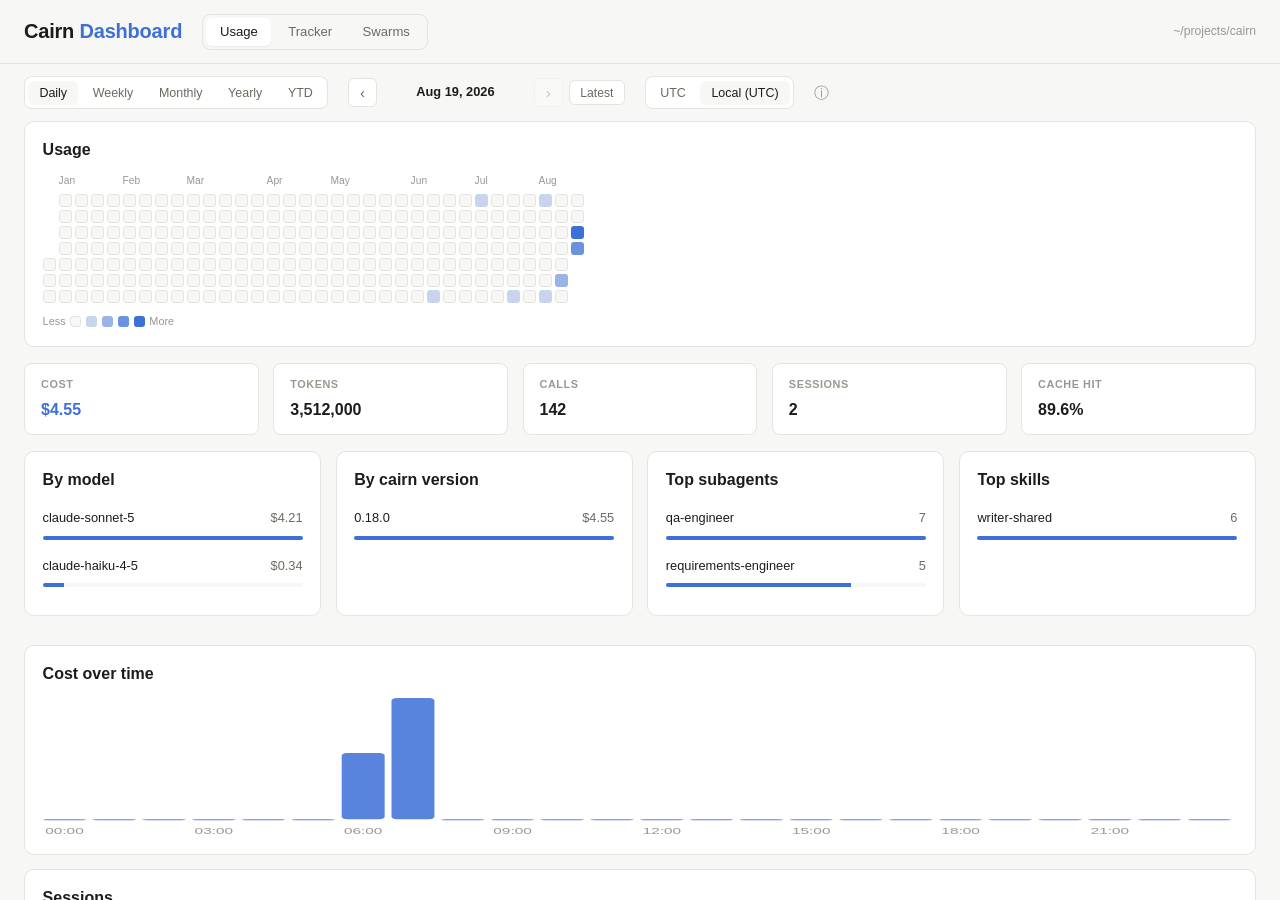
<file: docs/cairn-dashboard/design/.mockups/cairn-dashboard-mockup.html>
<!doctype html>
<html lang="en">
<head>
<meta charset="utf-8">
<meta name="viewport" content="width=device-width, initial-scale=1">
<title>Cairn Dashboard — Mockup</title>
<style>
  :root {
    --bg: #f7f7f5; --surface: #ffffff; --border: #e6e4de; --text: #1c1c1a; --text-dim: #6b6b62;
    --text-faint: #9a988f; --primary: #3d6fd9; --success: #3d8b5f; --warning: #d9a441;
    --error: #b5482f; --info: #4472c4;
  }
  @media (prefers-color-scheme: dark) {
    :root:not([data-theme="light"]) {
      --bg: #15171a; --surface: #1e2124; --border: #2c2f33; --text: #e9e7e0; --text-dim: #9c9a92;
      --text-faint: #6d6b63; --primary: #5b8aef; --success: #4fae7c; --warning: #e0b256; --error: #d16249;
      --info: #6a94e0;
    }
  }
  :root[data-theme="dark"] {
    --bg: #15171a; --surface: #1e2124; --border: #2c2f33; --text: #e9e7e0; --text-dim: #9c9a92;
    --text-faint: #6d6b63; --primary: #5b8aef; --success: #4fae7c; --warning: #e0b256; --error: #d16249;
    --info: #6a94e0;
  }

  * { box-sizing: border-box; }
  @media (prefers-reduced-motion: no-preference) {
    @keyframes pulse { 0%, 100% { opacity: 1; } 50% { opacity: .55; } }
    .pulse { animation: pulse 1.8s ease-in-out infinite; }
  }
  button:focus-visible, .pane-toggle:focus-visible, [role="tab"]:focus-visible, .info-icon:focus-visible {
    outline: 2px solid var(--primary); outline-offset: 2px; border-radius: 4px;
  }
  html, body { height: 100%; }
  body {
    margin: 0; background: var(--bg); color: var(--text);
    font: 14px/1.45 -apple-system, BlinkMacSystemFont, "Segoe UI", sans-serif;
    display: flex; flex-direction: column;
  }
  .mono { font-family: ui-monospace, SFMono-Regular, "SF Mono", Menlo, monospace; }
  .tabular { font-variant-numeric: tabular-nums; }

  header {
    display: flex; align-items: center; gap: 1.25rem; padding: .85rem 1.5rem;
    border-bottom: 1px solid var(--border); flex-wrap: wrap;
  }
  h1 { font-size: 1.25rem; margin: 0; font-weight: 700; letter-spacing: -.01em; }
  h1 span { color: var(--primary); }
  .tabs { display: flex; gap: .2rem; background: var(--bg); border: 1px solid var(--border); border-radius: 8px; padding: .2rem; }
  .tab {
    padding: .4rem .85rem; border-radius: 6px; cursor: pointer; color: var(--text-dim);
    font-size: .82rem; font-weight: 500; border: none; background: none;
  }
  .tab[aria-selected="true"] { background: var(--surface); color: var(--text); box-shadow: 0 1px 2px rgba(0,0,0,.05); }
  #project { color: var(--text-faint); font-size: .76rem; margin-left: auto; }

  .toolbar { display: flex; gap: 1.25rem; align-items: center; padding: .75rem 1.5rem; flex-wrap: wrap; }
  .segmented { display: flex; gap: .2rem; background: var(--surface); border: 1px solid var(--border); border-radius: 8px; padding: .2rem; }
  .segmented button {
    border: none; background: none; padding: .32rem .7rem; border-radius: 6px; cursor: pointer;
    color: var(--text-dim); font-size: .78rem; font-weight: 500;
  }
  .segmented button[aria-selected="true"] { background: var(--bg); color: var(--text); }
  .sort-control { display: flex; align-items: center; gap: .4rem; }
  .anchor-nav { display: flex; align-items: center; gap: .4rem; }
  .icon-btn {
    border: 1px solid var(--border); background: var(--surface); border-radius: 6px;
    width: 1.8rem; height: 1.8rem; display: grid; place-items: center; cursor: pointer;
    color: var(--text-dim); font-size: .95rem; line-height: 1;
  }
  .icon-btn:disabled { opacity: .35; cursor: default; }
  .icon-btn:not(:disabled):hover { color: var(--text); }
  .anchor-label { font-size: .8rem; font-weight: 600; color: var(--text); min-width: 9rem; text-align: center; }
  #anchor-latest {
    border: 1px solid var(--border); background: var(--surface); border-radius: 6px;
    padding: .3rem .65rem; font-size: .76rem; font-weight: 500; color: var(--text-dim); cursor: pointer;
  }
  #anchor-latest:hover { color: var(--text); }
  .info-icon { color: var(--text-faint); font-size: .95rem; cursor: help; border-radius: 50%; }
  .info-icon:hover, .info-icon:focus-visible { color: var(--text-dim); }

  main { padding: 0 1.5rem 2rem; flex: 1 1 auto; overflow-y: auto; }
  .view { display: none; }
  .view.active { display: block; }

  .stat-grid { display: grid; grid-template-columns: repeat(auto-fit, minmax(150px, 1fr)); gap: .9rem; margin: 1rem 0; }
  .stat {
    background: var(--surface); border: 1px solid var(--border); border-radius: 8px; padding: .85rem 1rem;
  }
  .stat .label { font-size: .68rem; color: var(--text-faint); text-transform: uppercase; letter-spacing: .05em; margin-bottom: .3rem; font-weight: 600; }
  .stat .value { font-size: 1rem; font-weight: 700; }
  .stat .value.accent { color: var(--primary); }

  .card {
    background: var(--surface); border: 1px solid var(--border); border-radius: 10px;
    padding: 1rem 1.1rem; margin-bottom: .9rem;
  }
  .card .head { font-size: 1rem; color: var(--text); letter-spacing: normal; margin-bottom: .8rem; font-weight: 600; }
  .card-grid { display: grid; grid-template-columns: repeat(auto-fit, minmax(280px, 1fr)); gap: .9rem; margin-bottom: .9rem; }

  .chart-card svg { width: 100%; height: 140px; overflow: visible; display: block; }
  .chart-card .bar { fill: var(--primary); opacity: .85; }
  .chart-card .axis { font-size: 9px; fill: var(--text-faint); }

  .heatmap-months { display: flex; gap: 3px; font-size: .64rem; color: var(--text-faint); margin-bottom: .3rem; padding-left: 0; }
  .heatmap-month-label { width: 13px; flex-shrink: 0; overflow: visible; white-space: nowrap; }
  .heatmap { display: flex; gap: 3px; overflow-x: auto; padding-bottom: .2rem; }
  .heatmap-week { display: flex; flex-direction: column; gap: 3px; flex-shrink: 0; }
  .heatmap-cell { width: 13px; height: 13px; border-radius: 3px; background: var(--bg); border: 1px solid var(--border); box-sizing: border-box; }
  .heatmap-cell-empty { background: transparent; border-color: transparent; }
  .heatmap-cell.level-1 { background: color-mix(in srgb, var(--primary) 25%, var(--bg)); border-color: transparent; }
  .heatmap-cell.level-2 { background: color-mix(in srgb, var(--primary) 50%, var(--bg)); border-color: transparent; }
  .heatmap-cell.level-3 { background: color-mix(in srgb, var(--primary) 75%, var(--bg)); border-color: transparent; }
  .heatmap-cell.level-4 { background: var(--primary); border-color: transparent; }
  .heatmap-legend { display: flex; align-items: center; gap: .3rem; margin-top: .5rem; font-size: .68rem; color: var(--text-faint); }
  .heatmap-legend .heatmap-cell { width: 11px; height: 11px; }

  .rank-row { display: grid; grid-template-columns: minmax(0,1fr) auto; gap: .5rem; align-items: center; padding: .3rem 0; font-size: .8rem; }
  .rank-row .name { overflow: hidden; text-overflow: ellipsis; white-space: nowrap; }
  .rank-row .bar-track { grid-column: 1 / -1; height: 4px; background: var(--bg); border-radius: 3px; overflow: hidden; margin-bottom: .45rem; }
  .rank-row .bar-fill { height: 100%; background: var(--primary); }
  .rank-row .num { color: var(--text-dim); white-space: nowrap; }

  table { border-collapse: collapse; width: 100%; }
  th, td { text-align: left; padding: .5rem .55rem; border-bottom: 1px solid var(--border); }
  th { font-size: .66rem; color: var(--text-faint); text-transform: uppercase; letter-spacing: .05em; font-weight: 600; }
  th.num { text-align: right; }
  td.num { text-align: right; }
  .table-wrap { overflow-x: auto; }
  th button {
    all: unset; cursor: pointer; display: inline-flex; align-items: center; gap: .2rem;
    font: inherit; color: inherit; text-transform: inherit; letter-spacing: inherit;
  }
  th button:hover { color: var(--text-dim); }
  th button:focus-visible { outline: 2px solid var(--primary); outline-offset: 2px; border-radius: 3px; }

  .filter-row { display: flex; gap: 1.1rem; flex-wrap: wrap; margin-bottom: .8rem; }
  .filter-field { display: flex; align-items: center; gap: .4rem; }
  .filter-field label { font-size: .74rem; color: var(--text-faint); }
  .filter-field select {
    border: 1px solid var(--border); background: var(--surface); color: var(--text);
    border-radius: 6px; padding: .28rem .5rem; font-size: .78rem; cursor: pointer;
  }

  .pagination { display: flex; align-items: center; gap: .8rem; margin-top: .8rem; font-size: .76rem; color: var(--text-dim); }
  .pagination button {
    border: 1px solid var(--border); background: var(--surface); border-radius: 6px;
    padding: .3rem .65rem; cursor: pointer; color: var(--text-dim); font-size: .76rem;
  }
  .pagination button:disabled { opacity: .35; cursor: default; }
  .pagination button:not(:disabled):hover { color: var(--text); }

  /* CSS-only tooltip via data-tooltip — used instead of the native title
     attribute for the Tokens breakdown, which is easy to miss (OS-styled,
     ~1s hover delay before it appears, no dark-mode awareness). This one
     shows immediately and matches the page's own palette. */
  [data-tooltip] { position: relative; cursor: default; }
  [data-tooltip]:hover::after {
    content: attr(data-tooltip); position: absolute; bottom: 130%; left: 50%; transform: translateX(-50%);
    background: var(--text); color: var(--bg); font-size: .7rem; font-weight: 500; white-space: nowrap;
    padding: .35rem .6rem; border-radius: 6px; box-shadow: 0 4px 14px rgba(0,0,0,.18); z-index: 20; pointer-events: none;
  }
  [data-tooltip]:hover::before {
    content: ""; position: absolute; bottom: 122%; left: 50%; transform: translateX(-50%);
    border: 5px solid transparent; border-top-color: var(--text); z-index: 20; pointer-events: none;
  }

  /* Tracker: Board */
  .board { display: flex; gap: .8rem; overflow-x: auto; padding-bottom: .4rem; align-items: flex-start; min-height: calc(100vh - 140px); }
  .col { flex: 0 0 240px; background: var(--surface); border: 1px solid var(--border); border-radius: 10px; padding: .7rem; }
  .col h2 { font-size: 1rem; color: var(--text); margin: .1rem .1rem .6rem; display: flex; align-items: center; justify-content: space-between; font-weight: 600; }
  .col h2 > span:last-child { font-size: .78rem; color: var(--text-faint); font-weight: 400; }
  .col h2 .name { display: flex; align-items: center; gap: .4rem; }
  .col h2 .name::before { content: ""; width: 7px; height: 7px; border-radius: 50%; background: var(--text-faint); flex: 0 0 auto; }
  /* Explicit per-status dot color, all 6 statuses (Idea stays neutral --text-faint, intentional "no urgency") */
  .col-idea h2 .name::before { background: var(--text-faint); }
  .col-groomed h2 .name::before { background: var(--info); }
  .col-review h2 .name::before { background: var(--primary); }
  .col-progress h2 .name::before { background: var(--warning); }
  .col-blocked h2 .name::before { background: var(--error); }
  .col-done h2 .name::before { background: var(--success); }
  .task-card { background: var(--bg); border: 1px solid var(--border); border-radius: 10px; padding: .75rem 1rem; margin-bottom: .55rem; }
  .task-card .milestone { font-size: .6875rem; color: var(--text-faint); text-transform: uppercase; letter-spacing: .04em; margin-bottom: .3rem; }
  .task-card .slug { font-weight: 600; font-size: .8rem; display: flex; align-items: center; gap: .4rem; }
  /* Status dot on the card itself too — not just the column header — so a card
     stays self-identifying once scrolled away from it. Same dot, not a border
     accent: a colored border-left on a rounded card is the AI-UI tell the
     Swarms tab's own Board/roadmap redesign already fixed once this session. */
  .task-card .slug::before { content: ""; width: 7px; height: 7px; border-radius: 50%; background: var(--text-faint); flex: 0 0 auto; }
  .col-groomed .task-card .slug::before { background: var(--info); }
  .col-review .task-card .slug::before { background: var(--primary); }
  .col-progress .task-card .slug::before { background: var(--warning); }
  .col-blocked .task-card .slug::before { background: var(--error); }
  .col-done .task-card .slug::before { background: var(--success); }
  .task-card .scope { color: var(--text-dim); font-size: .76rem; margin-top: .3rem; line-height: 1.35; }

  /* Tracker: Roadmap */
  .rmap { display: flex; gap: 1.3rem; overflow-x: auto; padding: .5rem 0 1rem; align-items: flex-start; min-height: calc(100vh - 140px); }
  .rstation { flex: 0 0 230px; }
  .rnoderow { position: relative; height: 32px; display: flex; align-items: center; justify-content: center; margin-bottom: .6rem; }
  .rnoderow::before { content: ""; position: absolute; top: 50%; left: 0; right: 0; height: 2px; transform: translateY(-50%); background: var(--border); }
  .rstation.filled .rnoderow::before { background: var(--primary); }
  .rstation:first-child .rnoderow::before { left: 50%; }
  .rstation:last-child .rnoderow::before { right: 50%; }
  .rstation .node { position: relative; z-index: 1; width: 32px; height: 32px; border-radius: 50%; display: grid; place-items: center; font-size: .72rem; font-weight: 700; border: 2px solid var(--border); background: var(--bg); color: var(--text-dim); }
  .rstation.done .node { border-color: var(--success); background: var(--success); color: #fff; }
  .rstation.active .node { border-color: var(--primary); color: var(--primary); }
  .rstation .rname { font-weight: 600; font-size: .8rem; }
  .rstation .rcount { color: var(--text-faint); font-size: .7rem; margin-left: .3rem; font-weight: 400; }
  .icard { background: var(--surface); border: 1px solid var(--border); border-radius: 10px; padding: .55rem .7rem; margin-top: .5rem; font-size: .76rem; display: flex; align-items: center; gap: .4rem; }
  .icard::before { content: ""; width: 7px; height: 7px; border-radius: 50%; background: var(--text-faint); flex: 0 0 auto; }
  .icard.is-done::before { background: var(--success); }
  .icard.is-done { color: var(--text-dim); }

  /* Swarms: list + detail split */
  .swarms-layout { display: flex; gap: 1rem; align-items: stretch; margin-top: 1rem; min-height: calc(100vh - 140px); }
  .swarm-list-pane { flex: 0 0 38%; display: flex; flex-direction: column; gap: .5rem; align-content: flex-start; }
  .swarm-detail-pane { flex: 1 1 62%; min-width: 0; display: flex; }
  .swarm-detail-pane > .detail-card, .swarm-detail-pane > .detail-empty { flex: 1 1 auto; }

  .swarm-list-item {
    background: var(--surface); border: 1px solid var(--border); border-radius: 10px;
    padding: .65rem .8rem; cursor: pointer;
  }
  .swarm-list-item.selected { border-color: var(--primary); background: var(--bg); }
  .swarm-list-item .row1 { display: flex; align-items: center; justify-content: space-between; gap: .5rem; }
  .swarm-list-item .slug { font-weight: 700; font-size: .84rem; overflow: hidden; text-overflow: ellipsis; white-space: nowrap; font-family: ui-monospace, SFMono-Regular, "SF Mono", Menlo, monospace; }
  .swarm-list-item .row2 { display: flex; align-items: center; gap: .5rem; margin-top: .3rem; font-size: .74rem; color: var(--text-dim); }
  .mini-progress { display: flex; gap: 2px; margin-top: .4rem; }
  .mini-progress .seg { flex: 1 1 0; height: 4px; border-radius: 2px; background: var(--border); }
  .mini-progress .seg.filled { background: var(--primary); }

  .phase-pill { font-size: .66rem; font-weight: 700; letter-spacing: .03em; text-transform: uppercase; padding: .16rem .5rem; border-radius: 99px; background: var(--bg); color: var(--text-dim); border: 1px solid var(--border); flex: 0 0 auto; }
  .phase-pill.handoff { background: var(--warning); color: #fff; border-color: transparent; }
  .phase-pill.done { background: var(--success); color: #fff; border-color: transparent; }
  .phase-pill.stalled { background: var(--error); color: #fff; border-color: transparent; }
  .phase-pill.running { background: var(--primary); color: #fff; border-color: transparent; }
  .dot { width: 8px; height: 8px; border-radius: 50%; display: inline-block; }
  .dot.alive { background: var(--success); }
  .dot.dead { background: var(--error); }
  .dot.unknown { background: var(--text-faint); }

  .detail-card { background: var(--surface); border: 1px solid var(--border); border-radius: 10px; padding: 1.1rem 1.2rem; }
  .detail-head { display: flex; align-items: center; justify-content: space-between; gap: .5rem; margin-bottom: .9rem; }
  .detail-head-left { display: flex; align-items: center; gap: .6rem; min-width: 0; }
  .detail-slug { font-size: 1rem; font-weight: 700; font-family: ui-monospace, SFMono-Regular, "SF Mono", Menlo, monospace; overflow: hidden; text-overflow: ellipsis; white-space: nowrap; }
  .detail-close { background: none; border: none; color: var(--text-faint); font-size: 1.1rem; line-height: 1; cursor: pointer; padding: .2rem .4rem; border-radius: 6px; flex: 0 0 auto; }
  .detail-close:hover { color: var(--text); background: var(--bg); }

  .detail-section { padding: .9rem 0; border-top: 1px solid var(--border); }
  .detail-section:first-of-type { border-top: none; padding-top: 0; }

  .timeline { display: flex; flex-wrap: wrap; align-items: center; gap: .15rem; font-size: .74rem; }
  .timeline .step { padding: .15rem .5rem; border-radius: 99px; color: var(--text-faint); }
  .timeline .step.done { color: var(--text-dim); }
  .timeline .step.current { color: #fff; background: var(--primary); font-weight: 700; }
  .timeline .step.paused { color: #fff; background: var(--warning); font-weight: 700; }
  .timeline .arrow { color: var(--border); font-size: .7rem; }

  .status-row { display: flex; align-items: baseline; justify-content: space-between; gap: .8rem; }
  .detail-meta { display: flex; gap: 1.2rem; flex-wrap: wrap; color: var(--text-faint); font-size: .74rem; margin-top: .6rem; }
  .detail-meta .k { margin-right: .3rem; }
  .detail-meta .mono { color: var(--text-dim); }

  .badge { display: inline-flex; align-items: center; gap: .3rem; font-size: .8rem; font-weight: 600; padding: .25rem .6rem; border-radius: 99px; }
  .badge.stalled { background: var(--error); color: #fff; }
  .hint { color: var(--text-dim); font-size: .82rem; }
  .elapsed { color: var(--text-dim); font-size: .78rem; white-space: nowrap; }

  .detail-subhead { font-size: .68rem; color: var(--text-faint); text-transform: uppercase; letter-spacing: .05em; font-weight: 600; margin: 0 0 .5rem; }
  .history-log { list-style: none; margin: 0; padding: 0; display: flex; flex-direction: column; gap: .45rem; }
  .history-log li { display: flex; gap: .6rem; font-size: .8rem; align-items: baseline; }
  .history-log .hphase { font-weight: 600; color: var(--text); flex: 0 0 auto; }
  .history-log .hnote { color: var(--text-dim); overflow: hidden; text-overflow: ellipsis; white-space: nowrap; cursor: default; }
  .history-log .htime { color: var(--text-faint); font-size: .72rem; margin-left: auto; flex: 0 0 auto; }

  .pane-tail {
    margin-top: .3rem; background: var(--bg); border: 1px solid var(--border); border-radius: 8px;
    padding: .6rem .7rem; font-size: .74rem; line-height: 1.5; color: var(--text-dim); white-space: pre-wrap;
    font-family: ui-monospace, SFMono-Regular, "SF Mono", Menlo, monospace;
    max-height: 240px; overflow-y: auto;
  }

  .empty { color: var(--text-faint); font-size: .84rem; padding: 2rem 0; text-align: center; }
  .detail-empty { background: var(--surface); border: 1px dashed var(--border); border-radius: 10px; padding: 3rem 1rem; color: var(--text-faint); font-size: .84rem; text-align: center; display: flex; align-items: center; justify-content: center; }

  @media (max-width: 720px) {
    .stat-grid { grid-template-columns: repeat(2, 1fr); }
    .card-grid { grid-template-columns: 1fr; }
    .board, .rmap { flex-direction: column; }
    .col, .rstation { flex: 1 1 auto; }
    .swarms-layout { flex-direction: column; }
    .swarm-list-pane { flex: 1 1 auto; }
  }
</style>
</head>
<body>

<header>
  <h1>Cairn <span>Dashboard</span></h1>
  <div class="tabs" role="tablist">
    <button class="tab" role="tab" aria-selected="true" data-view="usage">Usage</button>
    <button class="tab" role="tab" aria-selected="false" data-view="tracker">Tracker</button>
    <button class="tab" role="tab" aria-selected="false" data-view="swarms">Swarms</button>
  </div>
  <div id="project">~/projects/cairn</div>
</header>

<div class="toolbar" id="toolbar-usage">
  <div class="segmented" role="group" aria-label="Period" id="period-group">
    <button aria-selected="true" data-period="daily">Daily</button>
    <button aria-selected="false" data-period="weekly">Weekly</button>
    <button aria-selected="false" data-period="monthly">Monthly</button>
    <button aria-selected="false" data-period="yearly">Yearly</button>
    <button aria-selected="false" data-period="ytd">YTD</button>
  </div>
  <div class="anchor-nav" id="anchor-nav" role="group" aria-label="Anchor navigation">
    <button class="icon-btn" id="anchor-prev" aria-label="Previous">&#8249;</button>
    <span class="anchor-label tabular" id="anchor-label"></span>
    <button class="icon-btn" id="anchor-next" aria-label="Next">&#8250;</button>
    <button id="anchor-latest">Latest</button>
  </div>
  <div class="segmented" role="group" aria-label="Timezone" id="tz-group">
    <button aria-selected="false" data-tz="utc">UTC</button>
    <button aria-selected="true" data-tz="local" id="tz-local-btn">Local</button>
  </div>
  <span class="info-icon" tabindex="0" role="button" aria-label="What do these controls mean?"
    title="Period: Daily/Weekly/Monthly/Yearly are calendar-aligned to the anchor date; YTD is always this year to date, no anchor.&#10;Prev/next: step the anchor by one period unit; disabled past the earliest session or past today.&#10;Latest: jump the anchor back to today.&#10;UTC/Local: shifts hour/day/month bucket boundaries and all timestamps.">&#9432;</span>
</div>
<div class="toolbar" id="toolbar-tracker" style="display:none">
  <div class="segmented" role="group" aria-label="Tracker view">
    <button aria-selected="true" data-sub="board">Board</button>
    <button aria-selected="false" data-sub="road">Roadmap</button>
  </div>
</div>
<div class="toolbar" id="toolbar-swarms" style="display:none">
  <div class="sort-control">
    <div class="segmented" role="group" aria-label="Sort order">
      <button aria-selected="true" data-sort="priority" title="Needs attention first: Handoff Needed &rarr; Stalled &rarr; Running &rarr; Done">Priority</button>
      <button aria-selected="false" data-sort="recent" title="Most recently updated first, regardless of state">Recent activity</button>
      <button aria-selected="false" data-sort="name" title="Chronological by slug (oldest task first)">Name</button>
    </div>
    <span class="info-icon" tabindex="0" role="button" aria-label="What do these sort options mean?"
      title="Priority: needs attention first (Handoff Needed &rarr; Stalled &rarr; Running &rarr; Done).&#10;Recent activity: most recently updated first, regardless of state.&#10;Name: chronological by slug (oldest task first).">&#9432;</span>
  </div>
</div>

<main>
  <section class="view active" id="view-usage">
    <div class="card">
      <div class="head">Usage</div>
      <div class="heatmap-months" id="heatmap-months"></div>
      <div class="heatmap" id="usage-heatmap"></div>
      <div class="heatmap-legend">
        <span>Less</span>
        <div class="heatmap-cell"></div>
        <div class="heatmap-cell level-1"></div>
        <div class="heatmap-cell level-2"></div>
        <div class="heatmap-cell level-3"></div>
        <div class="heatmap-cell level-4"></div>
        <span>More</span>
      </div>
    </div>
    <div class="stat-grid">
      <div class="stat"><div class="label">Cost</div><div class="value accent tabular" id="stat-cost">$0.00</div></div>
      <div class="stat"><div class="label">Tokens</div><div class="value tabular" id="stat-tokens">0</div></div>
      <div class="stat"><div class="label">Calls</div><div class="value tabular" id="stat-calls">0</div></div>
      <div class="stat"><div class="label">Sessions</div><div class="value tabular" id="stat-sessions">0</div></div>
      <div class="stat"><div class="label">Cache hit</div><div class="value tabular" id="stat-cachehit">0%</div></div>
    </div>
    <div class="card-grid">
      <div class="card">
        <div class="head">By model</div>
        <div id="by-model"></div>
      </div>
      <div class="card">
        <div class="head">By cairn version</div>
        <div id="by-version"></div>
      </div>
      <div class="card">
        <div class="head">Top subagents</div>
        <div id="by-subagent"></div>
      </div>
      <div class="card">
        <div class="head">Top skills</div>
        <div id="by-skill"></div>
      </div>
    </div>
    <div class="card chart-card">
      <div class="head">Cost over time</div>
      <svg viewBox="0 0 700 150" preserveAspectRatio="none" id="usage-chart">
        <g class="bars"></g>
        <g class="labels"></g>
      </svg>
    </div>
    <div class="card">
      <div class="head">Sessions</div>
      <div class="filter-row">
        <div class="filter-field">
          <label for="filter-model">Model</label>
          <select id="filter-model"><option value="all">All</option></select>
        </div>
        <div class="filter-field">
          <label for="filter-version">Version</label>
          <select id="filter-version"><option value="all">All</option></select>
        </div>
      </div>
      <div class="table-wrap">
        <table>
          <thead><tr id="sessions-head"></tr></thead>
          <tbody id="sessions-body"></tbody>
        </table>
      </div>
      <div class="empty" id="sessions-empty" style="display:none"></div>
      <div class="pagination" id="sessions-pagination" style="display:none">
        <button id="sessions-prev">&#8249; Prev</button>
        <span class="tabular" id="sessions-page-info"></span>
        <button id="sessions-next">Next &#8250;</button>
      </div>
    </div>
  </section>

  <section class="view" id="view-tracker">
    <div class="board" id="board">
      <div class="col"><h2><span class="name">Idea</span><span>1</span></h2>
        <div class="task-card"><div class="slug">cli-export</div><div class="scope">Export usage as CSV via a new CLI flag</div></div>
      </div>
      <div class="col col-groomed"><h2><span class="name">Groomed</span><span>1</span></h2>
        <div class="task-card"><div class="milestone">v0.19 milestone</div><div class="slug">notes-local-file</div><div class="scope">Per-user gitignored .harness/notes.local.md</div></div>
      </div>
      <div class="col col-progress"><h2><span class="name">In Progress</span><span>2</span></h2>
        <div class="task-card"><div class="milestone">v0.19 milestone</div><div class="slug">dashboard-react-redesign</div><div class="scope">Vite+React frontend, Swarms tab</div></div>
        <div class="task-card"><div class="slug">landing-page</div><div class="scope">Marketing page for cairn plugin</div></div>
      </div>
      <div class="col col-review"><h2><span class="name">In Review</span><span>0</span></h2>
        <div class="empty">Nothing in review right now.</div>
      </div>
      <div class="col col-blocked"><h2><span class="name">Blocked</span><span>1</span></h2>
        <div class="task-card"><div class="slug">impeccable-vendor</div><div class="scope">Waiting on marketplace approval</div></div>
      </div>
      <div class="col col-done"><h2><span class="name">Done</span><span>2</span></h2>
        <div class="task-card"><div class="slug">swarms-tab-backend</div><div class="scope">parse_state_md, discover_swarms, /api/swarms</div></div>
        <div class="task-card"><div class="slug">cairn-feedback</div><div class="scope">Sanitized bug feedback flow</div></div>
      </div>
    </div>
    <div class="rmap" id="road" style="display:none">
      <div class="rstation done filled"><div class="rnoderow"><div class="node">✓</div></div><div class="rname">Foundation<span class="rcount">2/2 · Done</span></div>
        <div class="icard is-done">swarms-tab-backend — parse_state_md, discover_swarms</div>
        <div class="icard is-done">cairn-feedback — sanitized bug feedback flow</div>
      </div>
      <div class="rstation active filled"><div class="rnoderow"><div class="node">2</div></div><div class="rname">v0.19<span class="rcount">1/3 · In progress</span></div>
        <div class="icard is-done">swarms-tab-backend — parse_state_md, discover_swarms</div>
        <div class="icard">dashboard-react-redesign — Vite+React frontend, Swarms tab</div>
        <div class="icard">notes-local-file — per-user gitignored .harness file</div>
      </div>
      <div class="rstation"><div class="rnoderow"><div class="node">3</div></div><div class="rname">Unsorted<span class="rcount">0/2 · Upcoming</span></div>
        <div class="icard">cli-export — export usage as CSV</div>
        <div class="icard">landing-page — marketing page for cairn plugin</div>
      </div>
    </div>
  </section>

  <section class="view" id="view-swarms">
    <div class="swarms-layout">
      <div class="swarm-list-pane" id="swarm-list"></div>
      <div class="swarm-detail-pane" id="swarm-detail"></div>
    </div>
  </section>
</main>

<script>
  // Usage tab: mock session data + a single shared range filter every section
  // reads from (stat grid, chart, rankings, sessions table) — modeled after
  // maestro's token-usage-report periodWindow() pattern, which exists
  // specifically because per-section-independent filtering silently drifted
  // out of sync with the picker in an earlier version of that report.
  function fmt(n) { return Math.round(n).toLocaleString(); }
  function usd(n) { return '$' + n.toFixed(2); }

  var SESSIONS = [
    { id: '3fae21b0', ts: '2026-08-19T07:12:00Z', calls: 88, version: '0.18.0',
      input: 210000, output: 62000, cacheRead: 1900000, cacheCreate: 40000,
      models: [{ model: 'claude-sonnet-5', cost: 2.60 }, { model: 'claude-haiku-4-5', cost: 0.34 }],
      subagents: { 'requirements-engineer': 5, 'qa-engineer': 3 }, skills: { 'writer-shared': 4 } },
    { id: '9c02e77a', ts: '2026-08-19T06:03:00Z', calls: 54, version: '0.18.0',
      input: 140000, output: 38000, cacheRead: 1100000, cacheCreate: 22000,
      models: [{ model: 'claude-sonnet-5', cost: 1.61 }],
      subagents: { 'qa-engineer': 4 }, skills: { 'writer-shared': 2 } },
    { id: '1b88d4f1', ts: '2026-08-18T16:47:00Z', calls: 142, version: '0.18.0',
      input: 380000, output: 95000, cacheRead: 3100000, cacheCreate: 70000,
      models: [{ model: 'claude-sonnet-5', cost: 3.80 }, { model: 'claude-opus-5', cost: 0.40 }],
      subagents: { 'software-engineer': 8, 'qa-auditor': 3 }, skills: { 'mermaid-diagrams': 5 } },
    { id: '77af90cd', ts: '2026-08-18T11:20:00Z', calls: 63, version: '0.17.2',
      input: 165000, output: 44000, cacheRead: 1300000, cacheCreate: 26000,
      models: [{ model: 'claude-sonnet-5', cost: 1.85 }],
      subagents: { 'requirements-engineer': 2 }, skills: {} },
    { id: 'e41a90bb', ts: '2026-08-14T09:00:00Z', calls: 97, version: '0.18.0',
      input: 260000, output: 71000, cacheRead: 2000000, cacheCreate: 48000,
      models: [{ model: 'claude-sonnet-5', cost: 2.10 }, { model: 'claude-opus-5', cost: 1.20 }],
      subagents: { 'solution-architect': 6 }, skills: { 'mermaid-diagrams': 3 } },
    { id: 'a205f61e', ts: '2026-08-08T14:30:00Z', calls: 45, version: '0.17.2',
      input: 118000, output: 30000, cacheRead: 900000, cacheCreate: 18000,
      models: [{ model: 'claude-sonnet-5', cost: 1.40 }],
      subagents: { 'software-engineer': 5 }, skills: { 'writer-shared': 3 } },
    { id: '6d3c2b91', ts: '2026-08-02T10:15:00Z', calls: 30, version: '0.17.2',
      input: 78000, output: 19000, cacheRead: 560000, cacheCreate: 11000,
      models: [{ model: 'claude-sonnet-5', cost: 0.95 }, { model: 'claude-haiku-4-5', cost: 0.15 }],
      subagents: { 'qa-engineer': 3 }, skills: {} },
    { id: '5f0e8a17', ts: '2026-07-25T08:00:00Z', calls: 51, version: '0.16.0',
      input: 140000, output: 52000, cacheRead: 800000, cacheCreate: 15000,
      models: [{ model: 'claude-opus-5', cost: 2.85 }],
      subagents: { 'documentation-auditor': 4 }, skills: {} },
    { id: 'c3d9f402', ts: '2026-07-05T12:00:00Z', calls: 40, version: '0.16.0',
      input: 105000, output: 27000, cacheRead: 620000, cacheCreate: 12000,
      models: [{ model: 'claude-sonnet-5', cost: 1.10 }],
      subagents: { 'codebase-auditor': 2 }, skills: {} },
    { id: '82b1e0c5', ts: '2026-06-20T09:30:00Z', calls: 18, version: '0.15.0',
      input: 48000, output: 12000, cacheRead: 260000, cacheCreate: 5000,
      models: [{ model: 'claude-sonnet-5', cost: 0.60 }],
      subagents: {}, skills: {} }
  ];

  function sessionCost(s) { return s.models.reduce(function (sum, m) { return sum + m.cost; }, 0); }

  // Period+anchor+timezone window model, adapted from maestro's own
  // token-usage-report periodWindow(period, anchorDay) — one shared window
  // every section (stats, chart, rankings, table) reads from, so they can
  // never drift out of sync with each other. No DST-transition handling —
  // approximate, same documented tradeoff as this mockup's fixed "now".
  var NOW = new Date('2026-08-19T08:00:00Z'); // fixed so this mockup renders deterministically

  function ymd(d, tz) {
    return tz === 'utc' ? [d.getUTCFullYear(), d.getUTCMonth(), d.getUTCDate()] : [d.getFullYear(), d.getMonth(), d.getDate()];
  }
  function make(y, m, day, tz) { return tz === 'utc' ? new Date(Date.UTC(y, m, day)) : new Date(y, m, day); }
  function startOfDay(d, tz) { var p = ymd(d, tz); return make(p[0], p[1], p[2], tz); }
  function addDays(d, n, tz) { return startOfDay(new Date(d.getTime() + n * 86400000), tz); }
  function dow(d, tz) { return tz === 'utc' ? d.getUTCDay() : d.getDay(); }

  function periodWindow(period, anchor, tz) {
    var day = startOfDay(anchor, tz);
    if (period === 'daily') return { start: day, end: day, granularity: 'hour' };
    if (period === 'weekly') {
      var mondayOffset = (dow(day, tz) + 6) % 7;
      var start = addDays(day, -mondayOffset, tz);
      return { start: start, end: addDays(start, 6, tz), granularity: 'day' };
    }
    if (period === 'monthly') {
      var p = ymd(day, tz);
      return { start: make(p[0], p[1], 1, tz), end: make(p[0], p[1] + 1, 0, tz), granularity: 'day' };
    }
    if (period === 'yearly') {
      var y = ymd(day, tz)[0];
      return { start: make(y, 0, 1, tz), end: make(y, 11, 31, tz), granularity: 'month' };
    }
    // ytd
    var nowDay = startOfDay(NOW, tz);
    var ny = ymd(nowDay, tz)[0];
    return { start: make(ny, 0, 1, tz), end: nowDay, granularity: 'day' };
  }

  function shiftAnchor(period, anchor, dir, tz) {
    var day = startOfDay(anchor, tz);
    if (period === 'daily') return addDays(day, dir, tz);
    if (period === 'weekly') return addDays(day, dir * 7, tz);
    if (period === 'monthly') { var p = ymd(day, tz); return make(p[0], p[1] + dir, 1, tz); }
    if (period === 'yearly') { var y = ymd(day, tz)[0]; return make(y + dir, 0, 1, tz); }
    return day; // ytd: no navigation
  }

  function pad2(n) { return String(n).padStart(2, '0'); }

  function bucketKey(ts, granularity, tz) {
    var d = new Date(ts);
    var p = ymd(d, tz);
    var hour = tz === 'utc' ? d.getUTCHours() : d.getHours();
    if (granularity === 'hour') return p[0] + '-' + pad2(p[1] + 1) + '-' + pad2(p[2]) + 'T' + pad2(hour);
    if (granularity === 'month') return p[0] + '-' + pad2(p[1] + 1);
    return p[0] + '-' + pad2(p[1] + 1) + '-' + pad2(p[2]);
  }

  // Zero-fills the chart to every bucket in the window, not just buckets with
  // an actual session — otherwise a quiet bucket reads as "no x-axis tick
  // here" or (worse) collapses the chart to look like the filter didn't
  // change, instead of an honest $0 bar. Same reasoning as maestro's own
  // zero-fill in its Cumulative Spend and Tokens & Cost charts.
  function zeroFillBuckets(win, tz) {
    var keys = [];
    if (win.granularity === 'hour') {
      for (var h = 0; h < 24; h++) keys.push(bucketKey(new Date(win.start.getTime() + h * 3600000).toISOString(), 'hour', tz));
      return keys;
    }
    if (win.granularity === 'month') {
      var p = ymd(win.start, tz), y = p[0], m = p[1];
      while (make(y, m, 1, tz) <= win.end) { keys.push(y + '-' + pad2(m + 1)); m += 1; }
      return keys;
    }
    for (var d = win.start; d <= win.end; d = addDays(d, 1, tz)) keys.push(bucketKey(d.toISOString(), 'day', tz));
    return keys;
  }

  function sessionsInWindow(sessions, win) {
    var endExclusive = win.end.getTime() + 86400000;
    return sessions.filter(function (s) {
      var t = new Date(s.ts).getTime();
      return t >= win.start.getTime() && t < endExclusive;
    });
  }

  function anchorLabel(period, win) {
    if (period === 'ytd') return NOW.getUTCFullYear() + ' to date';
    var opts = period === 'yearly' ? { year: 'numeric' } : period === 'monthly' ? { year: 'numeric', month: 'long' } : { year: 'numeric', month: 'short', day: 'numeric' };
    if (period === 'weekly') return win.start.toLocaleDateString(undefined, opts) + ' – ' + win.end.toLocaleDateString(undefined, opts);
    return win.start.toLocaleDateString(undefined, opts);
  }

  function bucketAxisLabel(key, granularity) {
    if (granularity === 'hour') return key.slice(-2) + ':00';
    if (granularity === 'month') return new Date(key + '-01').toLocaleDateString(undefined, { month: 'short' });
    return key.slice(5); // MM-DD
  }

  // Usage heatmap: GitHub-style calendar layout, but cells are colored by
  // usage volume (tokens), not "contributions" — deliberately independent of
  // the period/anchor filter (always full history, like a profile page),
  // re-bucketed only on the tz toggle. Rendered above the period toolbar's
  // filtered content since it's the one static section on this tab. Adapted
  // from maestro's renderHeatmap().
  function totalSessionTokens(s) { return s.input + s.output + s.cacheRead + s.cacheCreate; }

  function levelFor(tokens, maxTokens) {
    if (!tokens) return 0;
    if (!maxTokens) return 1;
    var ratio = tokens / maxTokens;
    if (ratio > 0.75) return 4;
    if (ratio > 0.5) return 3;
    if (ratio > 0.25) return 2;
    return 1;
  }

  function renderHeatmap(tz) {
    var container = document.getElementById('usage-heatmap');
    var monthsRow = document.getElementById('heatmap-months');
    if (!SESSIONS.length) {
      container.innerHTML = ''; container.style.display = 'none'; monthsRow.innerHTML = '';
      var msg = document.getElementById('heatmap-empty-msg');
      if (!msg) {
        msg = document.createElement('div');
        msg.id = 'heatmap-empty-msg'; msg.className = 'empty';
        container.parentNode.insertBefore(msg, container.nextSibling);
      }
      msg.textContent = 'No activity yet.'; msg.style.display = 'block';
      return;
    }
    container.style.display = 'flex';
    var existingMsg = document.getElementById('heatmap-empty-msg');
    if (existingMsg) existingMsg.style.display = 'none';

    var byDay = {};
    SESSIONS.forEach(function (s) {
      var key = bucketKey(s.ts, 'day', tz);
      var entry = byDay[key] || { tokens: 0, cost: 0 };
      entry.tokens += totalSessionTokens(s);
      entry.cost += sessionCost(s);
      byDay[key] = entry;
    });
    var days = Object.keys(byDay).sort();
    var firstYear = Number(days[0].slice(0, 4));
    var start = make(firstYear, 0, 1, tz);
    var end = startOfDay(new Date(days[days.length - 1]), tz);
    var startSunday = addDays(start, -dow(start, tz), tz);
    var maxTokens = Math.max.apply(null, Object.keys(byDay).map(function (k) { return byDay[k].tokens; }).concat([0]));

    var weeksHtml = '', monthsHtml = '', lastMonth = -1;
    var cursor = startSunday;
    while (cursor <= end) {
      var monthNow = tz === 'utc' ? cursor.getUTCMonth() : cursor.getMonth();
      var showLabel = cursor >= start && monthNow !== lastMonth;
      monthsHtml += '<div class="heatmap-month-label">' + (showLabel ? cursor.toLocaleString('en-US', { month: 'short', timeZone: tz === 'utc' ? 'UTC' : undefined }) : '') + '</div>';
      if (cursor >= start) lastMonth = monthNow;
      weeksHtml += '<div class="heatmap-week">';
      for (var d = 0; d < 7; d++) {
        var inRange = cursor >= start && cursor <= end;
        if (!inRange) {
          weeksHtml += '<div class="heatmap-cell heatmap-cell-empty"></div>';
        } else {
          var key = bucketKey(cursor.toISOString(), 'day', tz);
          var entry = byDay[key] || { tokens: 0, cost: 0 };
          var lvl = levelFor(entry.tokens, maxTokens);
          var cls = 'heatmap-cell' + (lvl ? ' level-' + lvl : '');
          var title = key + ': ' + fmt(entry.tokens) + ' tokens, ' + usd(entry.cost);
          weeksHtml += '<div class="' + cls + '" title="' + title + '"></div>';
        }
        cursor = addDays(cursor, 1, tz);
      }
      weeksHtml += '</div>';
    }
    container.innerHTML = weeksHtml;
    monthsRow.innerHTML = monthsHtml;
  }

  function rankRowsHtml(rows, valueFmt) {
    if (!rows.length) return '<div class="empty">No data yet.</div>';
    var max = Math.max.apply(null, rows.map(function (r) { return r.value; }));
    return rows.slice(0, 4).map(function (r) {
      return '<div class="rank-row"><div class="name">' + r.name + '</div>' +
        '<div class="num tabular">' + valueFmt(r.value) + '</div>' +
        '<div class="bar-track"><div class="bar-fill" style="width:' + (r.value / max * 100).toFixed(1) + '%"></div></div></div>';
    }).join('');
  }

  // Sessions table: sortable (click a header, click again to reverse),
  // filterable by model/version (scoped to the current period window), and
  // paginated — adapted from maestro's generic renderTable(). Sort/filter
  // selections persist across a period/anchor/tz switch (renderUsage() calls
  // this again with the new windowed sessions); page resets to 0 whenever
  // the toolbar itself resets it, since the underlying row set changed.
  var PAGE_SIZE = 5;
  var SESSION_COLUMNS = [
    ['id', 'Session'], ['ts', 'Started'], ['models', 'Model(s)'],
    ['tokens', 'Tokens'], ['calls', 'Calls'], ['cost', 'Cost'], ['version', 'Version']
  ];
  var sessionsTableState = { sortKey: 'ts', sortDir: -1, filterModel: 'all', filterVersion: 'all', page: 0 };
  var lastWindowSessions = [];

  function sessionSortValue(s, key) {
    if (key === 'id') return s.id;
    if (key === 'ts') return s.ts;
    if (key === 'models') return s.models.map(function (m) { return m.model; }).join(',');
    if (key === 'tokens') return totalSessionTokens(s);
    if (key === 'calls') return s.calls;
    if (key === 'cost') return sessionCost(s);
    return s.version;
  }

  function renderSessionsTable(sessions, tz) {
    var st = sessionsTableState;
    var models = Array.from(new Set(sessions.reduce(function (acc, s) { return acc.concat(s.models.map(function (m) { return m.model; })); }, []))).sort();
    var versions = Array.from(new Set(sessions.map(function (s) { return s.version; }))).sort();

    var modelSelect = document.getElementById('filter-model');
    var versionSelect = document.getElementById('filter-version');
    modelSelect.innerHTML = '<option value="all">All</option>' + models.map(function (m) {
      return '<option value="' + m + '">' + m + '</option>';
    }).join('');
    versionSelect.innerHTML = '<option value="all">All</option>' + versions.map(function (v) {
      return '<option value="' + v + '">' + v + '</option>';
    }).join('');
    modelSelect.value = models.indexOf(st.filterModel) === -1 ? 'all' : st.filterModel;
    versionSelect.value = versions.indexOf(st.filterVersion) === -1 ? 'all' : st.filterVersion;
    if (modelSelect.value === 'all') st.filterModel = 'all';
    if (versionSelect.value === 'all') st.filterVersion = 'all';

    var filtered = sessions.filter(function (s) {
      var modelOk = st.filterModel === 'all' || s.models.some(function (m) { return m.model === st.filterModel; });
      var versionOk = st.filterVersion === 'all' || s.version === st.filterVersion;
      return modelOk && versionOk;
    });

    var sorted = filtered.slice().sort(function (a, b) {
      var av = sessionSortValue(a, st.sortKey), bv = sessionSortValue(b, st.sortKey);
      if (typeof av === 'number' && typeof bv === 'number') return (av - bv) * st.sortDir;
      return String(av).localeCompare(String(bv)) * st.sortDir;
    });

    var head = document.getElementById('sessions-head');
    head.innerHTML = SESSION_COLUMNS.map(function (col) {
      var key = col[0], label = col[1];
      var arrow = st.sortKey === key ? (st.sortDir === 1 ? ' ▲' : ' ▼') : '';
      var numClass = (key === 'tokens' || key === 'calls' || key === 'cost') ? ' class="num"' : '';
      return '<th' + numClass + '><button type="button" data-key="' + key + '">' + label + arrow + '</button></th>';
    }).join('');
    head.querySelectorAll('button').forEach(function (btn) {
      btn.addEventListener('click', function () {
        var key = btn.dataset.key;
        if (st.sortKey === key) st.sortDir = -st.sortDir; else { st.sortKey = key; st.sortDir = 1; }
        st.page = 0;
        renderSessionsTable(lastWindowSessions, tz);
      });
    });

    var body = document.getElementById('sessions-body');
    var emptyMsg = document.getElementById('sessions-empty');
    var pag = document.getElementById('sessions-pagination');
    if (!sorted.length) {
      body.innerHTML = '';
      emptyMsg.textContent = sessions.length ? 'No sessions match this filter.' : 'No sessions in this window.';
      emptyMsg.style.display = 'block';
      pag.style.display = 'none';
      return;
    }
    emptyMsg.style.display = 'none';

    var totalPages = Math.max(1, Math.ceil(sorted.length / PAGE_SIZE));
    if (st.page >= totalPages) st.page = totalPages - 1;
    var pageRows = sorted.slice(st.page * PAGE_SIZE, st.page * PAGE_SIZE + PAGE_SIZE);

    body.innerHTML = pageRows.map(function (s) {
      var started = new Date(s.ts).toLocaleString(undefined, { month: 'short', day: 'numeric', hour: 'numeric', minute: '2-digit', timeZone: tz === 'utc' ? 'UTC' : undefined });
      var modelsStr = s.models.map(function (m) { return m.model; }).join(', ');
      var tokens = totalSessionTokens(s);
      var title = 'Input: ' + fmt(s.input) + ' · Output: ' + fmt(s.output) + ' · Cache write: ' + fmt(s.cacheCreate) + ' · Cache read: ' + fmt(s.cacheRead);
      return '<tr><td class="mono">' + s.id + '</td><td>' + started + '</td><td>' + modelsStr + '</td>' +
        '<td class="num tabular" data-tooltip="' + title + '">' + fmt(tokens) + '</td>' +
        '<td class="num tabular">' + fmt(s.calls) + '</td><td class="num tabular">' + usd(sessionCost(s)) + '</td>' +
        '<td>' + s.version + '</td></tr>';
    }).join('');

    if (sorted.length > PAGE_SIZE) {
      pag.style.display = 'flex';
      document.getElementById('sessions-page-info').textContent = 'Page ' + (st.page + 1) + ' of ' + totalPages + ' (' + sorted.length + ' rows)';
      document.getElementById('sessions-prev').disabled = st.page === 0;
      document.getElementById('sessions-next').disabled = st.page >= totalPages - 1;
    } else {
      pag.style.display = 'none';
    }
  }

  document.getElementById('filter-model').addEventListener('change', function (e) {
    sessionsTableState.filterModel = e.target.value;
    sessionsTableState.page = 0;
    renderSessionsTable(lastWindowSessions, usageState.tz);
  });
  document.getElementById('filter-version').addEventListener('change', function (e) {
    sessionsTableState.filterVersion = e.target.value;
    sessionsTableState.page = 0;
    renderSessionsTable(lastWindowSessions, usageState.tz);
  });
  document.getElementById('sessions-prev').addEventListener('click', function () {
    sessionsTableState.page -= 1;
    renderSessionsTable(lastWindowSessions, usageState.tz);
  });
  document.getElementById('sessions-next').addEventListener('click', function () {
    sessionsTableState.page += 1;
    renderSessionsTable(lastWindowSessions, usageState.tz);
  });

  // Ranking panels always aggregate over the windowed sessions — matching
  // the stat grid and the chart below, neither of which has a scope toggle.
  function aggregateRankings(list) {
    var byModel = {}, byVersion = {}, bySubagent = {}, bySkill = {};
    list.forEach(function (s) {
      var cost = sessionCost(s);
      s.models.forEach(function (m) { byModel[m.model] = (byModel[m.model] || 0) + m.cost; });
      byVersion[s.version] = (byVersion[s.version] || 0) + cost;
      Object.keys(s.subagents).forEach(function (k) { bySubagent[k] = (bySubagent[k] || 0) + s.subagents[k]; });
      Object.keys(s.skills).forEach(function (k) { bySkill[k] = (bySkill[k] || 0) + s.skills[k]; });
    });
    return { byModel: byModel, byVersion: byVersion, bySubagent: bySubagent, bySkill: bySkill };
  }

  var usageState = { period: 'daily', anchor: NOW, tz: 'local' };

  function renderUsage() {
    var period = usageState.period, tz = usageState.tz;
    var win = periodWindow(period, usageState.anchor, tz);
    var sessions = sessionsInWindow(SESSIONS, win);

    renderHeatmap(tz); // static (full history) — unaffected by period/anchor, only re-buckets on tz

    document.getElementById('anchor-nav').style.display = period === 'ytd' ? 'none' : 'flex';
    document.getElementById('anchor-label').textContent = anchorLabel(period, win);
    var earliest = SESSIONS.reduce(function (min, s) { return s.ts < min ? s.ts : min; }, SESSIONS[0].ts);
    var prevDisabled = period === 'ytd' || win.start <= startOfDay(new Date(earliest), tz);
    var nextDisabled = period === 'ytd' || win.end >= startOfDay(NOW, tz);
    document.getElementById('anchor-prev').disabled = prevDisabled;
    document.getElementById('anchor-next').disabled = nextDisabled;

    var totalCost = 0, totalIn = 0, totalOut = 0, totalCacheR = 0, totalCacheC = 0, totalCalls = 0;
    sessions.forEach(function (s) {
      var cost = sessionCost(s);
      totalCost += cost; totalIn += s.input; totalOut += s.output;
      totalCacheR += s.cacheRead; totalCacheC += s.cacheCreate; totalCalls += s.calls;
    });
    var rankings = aggregateRankings(sessions);

    var byBucket = {};
    sessions.forEach(function (s) {
      var key = bucketKey(s.ts, win.granularity, tz);
      byBucket[key] = (byBucket[key] || 0) + sessionCost(s);
    });
    var totalTokens = totalIn + totalOut + totalCacheR + totalCacheC;
    var cacheHit = (totalCacheR + totalIn) > 0 ? (totalCacheR / (totalCacheR + totalIn) * 100) : 0;

    document.getElementById('stat-cost').textContent = usd(totalCost);
    document.getElementById('stat-tokens').textContent = fmt(totalTokens);
    document.getElementById('stat-calls').textContent = fmt(totalCalls);
    document.getElementById('stat-sessions').textContent = fmt(sessions.length);
    document.getElementById('stat-cachehit').textContent = cacheHit.toFixed(1) + '%';

    function toRows(obj) { return Object.keys(obj).map(function (k) { return { name: k, value: obj[k] }; }).sort(function (a, b) { return b.value - a.value; }); }
    document.getElementById('by-model').innerHTML = rankRowsHtml(toRows(rankings.byModel), usd);
    document.getElementById('by-version').innerHTML = rankRowsHtml(toRows(rankings.byVersion), usd);
    document.getElementById('by-subagent').innerHTML = rankRowsHtml(toRows(rankings.bySubagent), fmt);
    document.getElementById('by-skill').innerHTML = rankRowsHtml(toRows(rankings.bySkill), fmt);

    var svg = document.getElementById('usage-chart');
    var barsG = svg.querySelector('.bars'), labelsG = svg.querySelector('.labels');
    barsG.innerHTML = ''; labelsG.innerHTML = '';
    var buckets = zeroFillBuckets(win, tz);
    if (buckets.length) {
      var max = Math.max.apply(null, buckets.map(function (b) { return byBucket[b] || 0; }).concat([0.01]));
      var w = 700, h = 130, gap = Math.max(4, 10 - buckets.length);
      var barW = Math.max(3, (w / buckets.length) - gap);
      buckets.forEach(function (b, i) {
        var bucketCost = byBucket[b] || 0;
        var barH = (bucketCost / max) * h;
        var x = i * (barW + gap);
        var rect = document.createElementNS('http://www.w3.org/2000/svg', 'rect');
        rect.setAttribute('class', 'bar');
        rect.setAttribute('x', x); rect.setAttribute('y', h - barH);
        rect.setAttribute('width', barW); rect.setAttribute('height', Math.max(1, barH));
        rect.setAttribute('rx', 3);
        var title = document.createElementNS('http://www.w3.org/2000/svg', 'title');
        title.textContent = b + ': ' + usd(bucketCost);
        rect.appendChild(title);
        barsG.appendChild(rect);
        var labelEvery = Math.max(1, Math.ceil(buckets.length / 8));
        if (i % labelEvery === 0) {
          var text = document.createElementNS('http://www.w3.org/2000/svg', 'text');
          text.setAttribute('class', 'axis');
          text.setAttribute('x', x + barW / 2); text.setAttribute('y', h + 16);
          text.setAttribute('text-anchor', 'middle');
          text.textContent = bucketAxisLabel(b, win.granularity);
          labelsG.appendChild(text);
        }
      });
    }

    lastWindowSessions = sessions;
    renderSessionsTable(sessions, tz);
  }

  function setTab(view, sub, pushHash) {
    document.querySelectorAll('.tab').forEach(function (t) { t.setAttribute('aria-selected', t.dataset.view === view ? 'true' : 'false'); });
    document.querySelectorAll('.view').forEach(function (v) { v.classList.remove('active'); });
    document.getElementById('view-' + view).classList.add('active');
    document.getElementById('toolbar-usage').style.display = view === 'usage' ? 'flex' : 'none';
    document.getElementById('toolbar-tracker').style.display = view === 'tracker' ? 'flex' : 'none';
    document.getElementById('toolbar-swarms').style.display = view === 'swarms' ? 'flex' : 'none';
    if (view === 'tracker') {
      var isBoard = sub !== 'road';
      document.querySelectorAll('#toolbar-tracker .segmented button').forEach(function (b) { b.setAttribute('aria-selected', (b.dataset.sub === 'board') === isBoard ? 'true' : 'false'); });
      document.getElementById('board').style.display = isBoard ? 'flex' : 'none';
      document.getElementById('road').style.display = isBoard ? 'none' : 'flex';
    }
    if (pushHash) location.hash = (view === 'tracker' && sub === 'road') ? 'tracker/road' : view;
  }

  function tabFromHash() {
    var parts = location.hash.replace('#', '').split('/');
    var view = (parts[0] === 'tracker' || parts[0] === 'swarms') ? parts[0] : 'usage';
    return [view, parts[1]];
  }

  document.querySelectorAll('.tab').forEach(function (tab) {
    tab.addEventListener('click', function () {
      var sub = document.querySelector('#toolbar-tracker .segmented button[aria-selected="true"]');
      setTab(tab.dataset.view, sub && sub.dataset.sub, true);
    });
  });

  window.addEventListener('hashchange', function () { setTab.apply(null, tabFromHash().concat([false])); });

  document.querySelectorAll('#period-group button').forEach(function (btn) {
    btn.addEventListener('click', function () {
      document.querySelectorAll('#period-group button').forEach(function (b) { b.setAttribute('aria-selected', 'false'); });
      btn.setAttribute('aria-selected', 'true');
      usageState.period = btn.dataset.period;
      usageState.anchor = NOW;
      renderUsage();
    });
  });
  document.querySelectorAll('#tz-group button').forEach(function (btn) {
    btn.addEventListener('click', function () {
      document.querySelectorAll('#tz-group button').forEach(function (b) { b.setAttribute('aria-selected', 'false'); });
      btn.setAttribute('aria-selected', 'true');
      usageState.tz = btn.dataset.tz;
      renderUsage();
    });
  });
  // "Local" alone doesn't say which timezone that is — label it with the
  // browser's resolved IANA zone so it's unambiguous at a glance.
  document.getElementById('tz-local-btn').textContent = 'Local (' + Intl.DateTimeFormat().resolvedOptions().timeZone + ')';

  document.getElementById('anchor-prev').addEventListener('click', function () {
    usageState.anchor = shiftAnchor(usageState.period, usageState.anchor, -1, usageState.tz);
    renderUsage();
  });
  document.getElementById('anchor-next').addEventListener('click', function () {
    usageState.anchor = shiftAnchor(usageState.period, usageState.anchor, 1, usageState.tz);
    renderUsage();
  });
  document.getElementById('anchor-latest').addEventListener('click', function () {
    usageState.anchor = NOW;
    renderUsage();
  });

  renderUsage();

  document.querySelectorAll('#toolbar-tracker .segmented button').forEach(function (btn) {
    btn.addEventListener('click', function () { setTab('tracker', btn.dataset.sub, true); });
  });

  setTab.apply(null, tabFromHash().concat([false]));

  // Swarms: list + detail
  var CHAIN_PHASES = ['PLAN', 'DOC-GATE', 'QA-RED', 'IMPLEMENT', 'QA-AUDIT', 'DOC-POST-IMPL', 'PUBLISH'];
  var SWARMS = [
    {
      slug: '2026-08-19-dashboard-react-redesign',
      phase: 'HANDOFF NEEDED',
      status: 'waiting on a decision',
      branch: 'feature/dashboard-react-redesign',
      worktree: '.claude/worktrees/dashboard-react',
      tmux: 'alive',
      lastActivity: '4m ago',
      recencyMinutes: 4,
      recentHistory: [
        { phase: 'QA-RED', note: 'feasibility check flagged an ambiguity', time: '4m ago' },
        { phase: 'DOC-GATE', note: 'doc gate clean, no findings', time: '22m ago' },
        { phase: 'PLAN', note: 'plan read, worktree created', time: '31m ago' },
      ],
      paneTail: 'qa-engineer: feasibility check flagged an ambiguity in\n' +
        'FR-007 (period/anchor scope). Waiting on a decision — proceed\n' +
        'with client-side recompute as specced, or reopen the FR?\n\n' +
        'Phase: QA-RED → HANDOFF NEEDED\n' +
        'Awaiting: human decision on scope ambiguity',
    },
    {
      slug: '2026-08-17-notes-local-file',
      phase: 'IMPLEMENT',
      status: 'working',
      branch: 'feature/notes-local-file',
      worktree: '.claude/worktrees/notes-local',
      tmux: 'alive',
      lastActivity: '41m ago',
      recencyMinutes: 41,
      recentHistory: [
        { phase: 'IMPLEMENT', note: 'writing .harness/notes.local.md handling', time: '41m ago' },
        { phase: 'QA-RED', note: 'tests written, 4 failing as expected', time: '1h ago' },
        { phase: 'DOC-GATE', note: 'doc gate clean, no findings', time: '1h ago' },
        { phase: 'PLAN', note: 'plan read, worktree created', time: '1h ago' },
      ],
      paneTail: null,
    },
    {
      slug: '2026-08-16-cli-export',
      phase: 'IMPLEMENT',
      status: 'STALLED (2026-08-16T14:20:00Z) — no progress',
      branch: 'feature/cli-export',
      worktree: '.claude/worktrees/cli-export',
      tmux: 'dead',
      lastActivity: '3h ago',
      recencyMinutes: 180,
      recentHistory: [
        { phase: 'IMPLEMENT', note: 'no further HISTORY.md progress', time: '3h ago' },
        { phase: 'QA-RED', note: 'tests written, 2 failing as expected', time: '3h ago' },
        { phase: 'PLAN', note: 'plan read, worktree created', time: '4h ago' },
      ],
      paneTail: null,
    },
    {
      slug: '2026-08-15-swarms-tab-backend',
      phase: 'PUBLISH',
      status: 'done',
      branch: 'feature/swarms-tab-backend',
      worktree: '.claude/worktrees/swarms-backend',
      tmux: 'alive',
      lastActivity: '1d ago',
      recencyMinutes: 1440,
      recentHistory: [
        { phase: 'PUBLISH', note: 'PR #12 opened, ticket moved to In Review', time: '1d ago' },
        { phase: 'DOC-POST-IMPL', note: 'doc post-impl clean, no findings', time: '1d ago' },
        { phase: 'QA-AUDIT', note: 'clean pass, no findings', time: '1d ago' },
        { phase: 'IMPLEMENT', note: 'discover_swarms + /api/swarms implemented', time: '1d ago' },
        { phase: 'QA-RED', note: 'tests written, 6 failing as expected', time: '1d ago' },
      ],
      paneTail: null,
    },
    {
      slug: '2026-08-14-harness-doctor-check',
      phase: 'PLAN',
      status: 'starting',
      branch: 'feature/harness-doctor-check',
      worktree: '.worktrees/harness-doctor-check',
      tmux: 'unknown',
      lastActivity: '2m ago',
      recencyMinutes: 2,
      recentHistory: [
        { phase: 'PLAN', note: 'plan read, worktree created', time: '2m ago' },
      ],
      paneTail: null,
    },
  ];
  var selectedSwarm = null;
  var sortMode = 'priority';

  function priorityRank(s) {
    if (s.phase === 'HANDOFF NEEDED') return 0;
    if (isStalled(s.status)) return 1;
    if (s.phase === 'PUBLISH') return 3;
    return 2;
  }

  function sortedSwarms() {
    var copy = SWARMS.slice();
    if (sortMode === 'name') return copy; // already slug-ordered
    if (sortMode === 'recent') {
      // recencyMinutes is mock-only data standing in for HISTORY.md's last real
      // timestamp — the real backend would sort by that timestamp directly.
      return copy.sort(function (a, b) { return a.recencyMinutes - b.recencyMinutes; });
    }
    return copy.sort(function (a, b) { return priorityRank(a) - priorityRank(b); });
  }

  function isStalled(status) { return status.indexOf('STALLED (') === 0; }

  function phaseLabel(phase) {
    if (phase === 'HANDOFF NEEDED') return { text: 'Handoff Needed', cls: 'phase-pill handoff' };
    if (phase === 'PUBLISH') return { text: 'Done', cls: 'phase-pill done' };
    return { text: 'Running', cls: 'phase-pill running' };
  }

  // Current phase isn't always in CHAIN_PHASES (HANDOFF NEEDED is a pause state,
  // not a chain step) — fall back to the most recent chain-phase entry in history.
  function pipelinePosition(s) {
    var direct = CHAIN_PHASES.indexOf(s.phase);
    if (direct !== -1) return direct;
    for (var i = 0; i < s.recentHistory.length; i++) {
      var idx = CHAIN_PHASES.indexOf(s.recentHistory[i].phase);
      if (idx !== -1) return idx;
    }
    return -1;
  }

  // "Running" = actively executing right now, not paused/stalled/finished —
  // this is the only state that earns the pulse animation.
  function isRunning(s) {
    return !isStalled(s.status) && s.phase !== 'PUBLISH' && s.phase !== 'HANDOFF NEEDED';
  }

  function renderMiniProgress(s) {
    var pos = pipelinePosition(s);
    var running = isRunning(s);
    return '<div class="mini-progress">' + CHAIN_PHASES.map(function (_, i) {
      if (pos === -1 || i > pos) return '<span class="seg"></span>';
      var cls = 'seg filled' + (i === pos && running ? ' pulse' : '');
      return '<span class="' + cls + '"></span>';
    }).join('') + '</div>';
  }

  // Uses the same pipelinePosition() as the list's mini-progress bar, so list
  // and detail always agree on where a swarm actually sits — including
  // HANDOFF NEEDED, which isn't itself a chain step (falls back to history).
  function renderTimeline(s) {
    var currentIndex = pipelinePosition(s);
    var atLabel = s.phase === 'HANDOFF NEEDED' ? 'paused' : 'current';
    var running = isRunning(s);
    return CHAIN_PHASES.map(function (p, i) {
      var cls = i === currentIndex ? 'step ' + atLabel + (running ? ' pulse' : '') : (i <= currentIndex ? 'step done' : 'step');
      var label = (i === currentIndex && atLabel === 'paused') ? p + ' ⏸' : p;
      var arrow = i < CHAIN_PHASES.length - 1 ? '<span class="arrow">→</span>' : '';
      return '<span class="' + cls + '">' + label + '</span>' + arrow;
    }).join('');
  }

  function renderSwarmList() {
    document.getElementById('swarm-list').innerHTML = sortedSwarms().map(function (s) {
      var pill = isStalled(s.status) ? { text: 'Stalled', cls: 'phase-pill stalled' } : phaseLabel(s.phase);
      if (isRunning(s)) pill.cls += ' pulse';
      var dotCls = s.tmux === 'alive' ? 'dot alive' : (s.tmux === 'dead' ? 'dot dead' : 'dot unknown');
      var selCls = s.slug === selectedSwarm ? ' selected' : '';
      return '<div class="swarm-list-item' + selCls + '" data-slug="' + s.slug + '">' +
        '<div class="row1"><span class="slug">' + s.slug + '</span><span class="' + pill.cls + '">' + pill.text + '</span></div>' +
        '<div class="row2"><span class="' + dotCls + '"></span>tmux ' + s.tmux + '<span>·</span>' + s.lastActivity + '</div>' +
        renderMiniProgress(s) +
        '</div>';
    }).join('');
    document.querySelectorAll('.swarm-list-item').forEach(function (el) {
      el.addEventListener('click', function () {
        selectedSwarm = el.dataset.slug;
        renderSwarmList();
        renderSwarmDetail();
      });
    });
  }

  function renderSwarmDetail() {
    var s = SWARMS.filter(function (x) { return x.slug === selectedSwarm; })[0];
    var el = document.getElementById('swarm-detail');
    if (!s) { el.innerHTML = '<div class="detail-empty">Select a swarm to see details.</div>'; return; }

    var pill = isStalled(s.status) ? { text: 'Stalled', cls: 'phase-pill stalled' } : phaseLabel(s.phase);
    var statusLine = isStalled(s.status)
      ? '<span class="badge stalled">' + s.status + '</span>'
      : (s.phase !== 'HANDOFF NEEDED' && s.phase !== 'PUBLISH' ? '<span class="hint">No progress in ' + s.lastActivity.replace(' ago', '') + '</span>' : '<span class="hint">' + (s.phase === 'PUBLISH' ? 'Published' : 'Waiting on a decision') + '</span>');
    var historyHtml = s.recentHistory.map(function (h) {
      return '<li><span class="hphase">' + h.phase + '</span>' +
        '<span class="hnote" title="' + h.note.replace(/"/g, '&quot;') + '">' + h.note + '</span>' +
        '<span class="htime" title="' + h.time + '">' + h.time + '</span></li>';
    }).join('');
    var historyBlock = '<div class="detail-section">' +
      '<div class="detail-subhead">Recent history</div>' +
      '<ul class="history-log">' + historyHtml + '</ul>' +
      '</div>';
    var paneTailBlock = (s.phase === 'HANDOFF NEEDED' && s.paneTail)
      ? '<div class="detail-section"><div class="detail-subhead">Pane tail</div><div class="pane-tail">' + s.paneTail + '</div></div>'
      : '';
    // HANDOFF NEEDED: pane tail is the densest "what am I being asked to decide"
    // content, so it leads — no scrolling past history to reach it.
    var bodyBlocks = s.phase === 'HANDOFF NEEDED' ? (paneTailBlock + historyBlock) : (historyBlock + paneTailBlock);

    el.innerHTML = '<div class="detail-card">' +
      '<div class="detail-head">' +
      '<div class="detail-head-left"><div class="detail-slug">' + s.slug + '</div><span class="' + pill.cls + '">' + pill.text + '</span></div>' +
      '<button class="detail-close" id="detail-close-btn" aria-label="Close detail panel">&times;</button>' +
      '</div>' +
      '<div class="detail-section">' +
      '<div class="detail-subhead">Progress</div>' +
      '<div class="timeline">' + renderTimeline(s) + '</div>' +
      '</div>' +
      '<div class="detail-section">' +
      '<div class="status-row">' + statusLine + '<span class="elapsed">' + s.lastActivity + '</span></div>' +
      '<div class="detail-meta">' +
      '<span><span class="k">Branch</span><span class="mono">' + s.branch + '</span></span>' +
      '<span><span class="k">Worktree</span><span class="mono">' + s.worktree + '</span></span>' +
      '</div>' +
      '</div>' +
      bodyBlocks +
      '</div>';
    document.getElementById('detail-close-btn').addEventListener('click', function () {
      selectedSwarm = null;
      renderSwarmList();
      renderSwarmDetail();
    });
  }

  document.querySelectorAll('#toolbar-swarms .segmented button').forEach(function (btn) {
    btn.addEventListener('click', function () {
      sortMode = btn.dataset.sort;
      document.querySelectorAll('#toolbar-swarms .segmented button').forEach(function (b) { b.setAttribute('aria-selected', b === btn ? 'true' : 'false'); });
      renderSwarmList();
    });
  });

  renderSwarmList();
  renderSwarmDetail();
</script>
</body>
</html>
</file>
